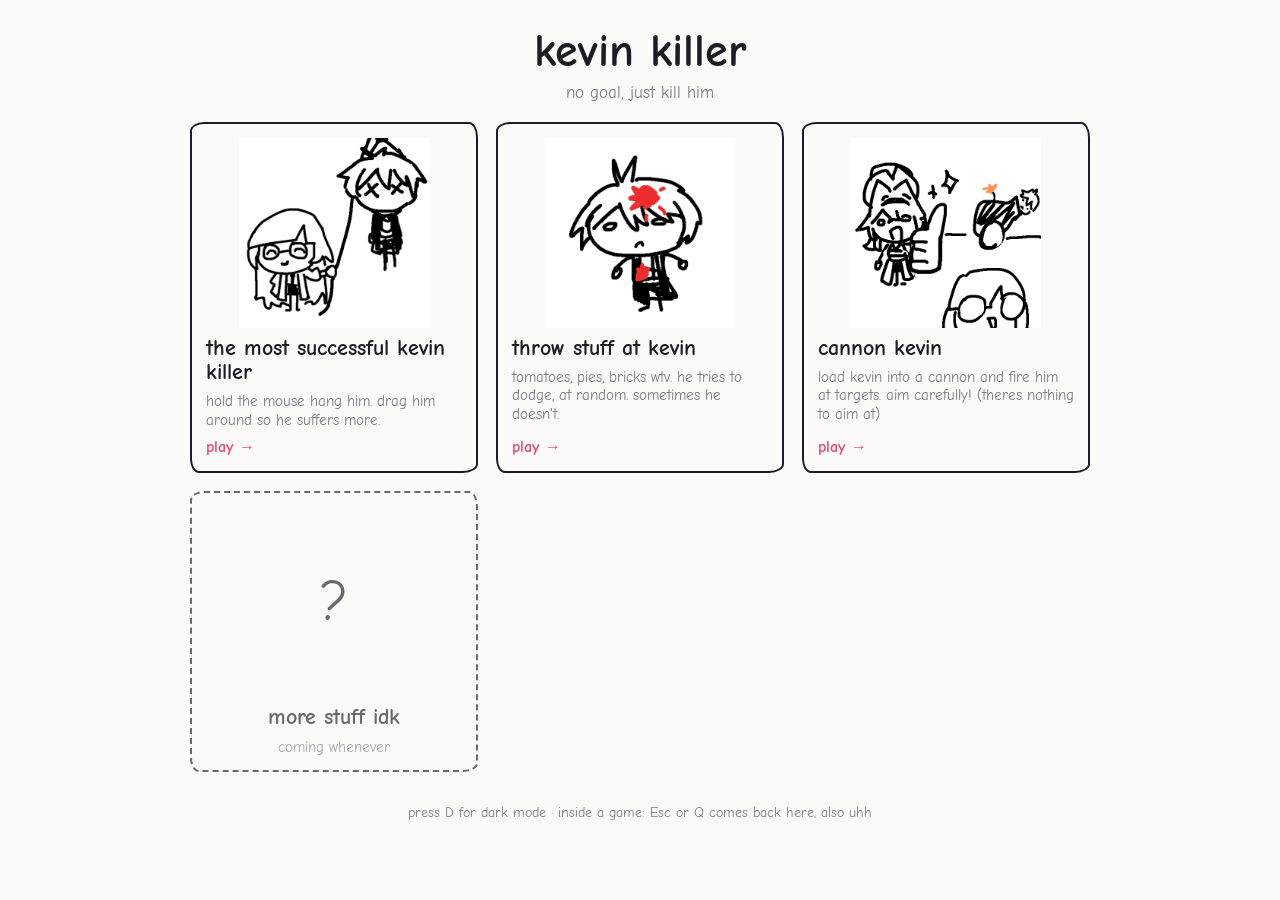
<file: index.html>
<!doctype html>
<html lang="en">
<head>
<meta charset="utf-8">
<title>kevin killer</title>
<link rel="icon" type="image/x-icon" href="icon.png">
<link rel="apple-touch-icon" href="icon.png">
<meta name="viewport" content="width=device-width, initial-scale=1">
<link rel="stylesheet" href="style.css">
<link rel="stylesheet" href="home.css">
</head>
<body>
<div class="home">
  <header>
    <h1>kevin killer</h1>
    <p class="sub" id="tag">pick a way to bully kevin</p>
  </header>
  <main class="cards">
    <a class="card" href="hang/killer.html">
      <div class="thumb"><img src="suciide.PNG" alt="Kevin dangling from a rope"></div>
      <h2>the most successful kevin killer</h2>
      <p>hold the mouse hang him. drag him around so he suffers more.</p>
      <span class="go">play &rarr;</span>
    </a>
    <a class="card" href="throw/tomato.html">
      <div class="thumb"><img src="tomato lol.PNG" alt="Kevin with a tomato"></div>
      <h2>throw stuff at kevin</h2>
      <p>tomatoes, pies, bricks wtv. he tries to dodge, at random. sometimes he doesn't.</p>
      <span class="go">play &rarr;</span>
    </a>
    <a class="card" href="cannon/cannon.html">
      <div class="thumb"><img src="collab.PNG" alt="Kevin with a cannon"></div>
      <h2>cannon kevin</h2>
      <p>load kevin into a cannon and fire him at targets. aim carefully! (theres nothing to aim at)</p>
      <span class="go">play &rarr;</span>
    </a>
    <div class="card soon">
      <div class="thumb">?</div>
      <h2>more stuff idk</h2>
      <p>coming whenever</p>
    </div>
  </main>
  <p class="foot">press D for dark mode &middot; inside a game: Esc or Q comes back here, also uhh </p>
</div>
<script src="home.js"></script>
</body>
</html>
</file>
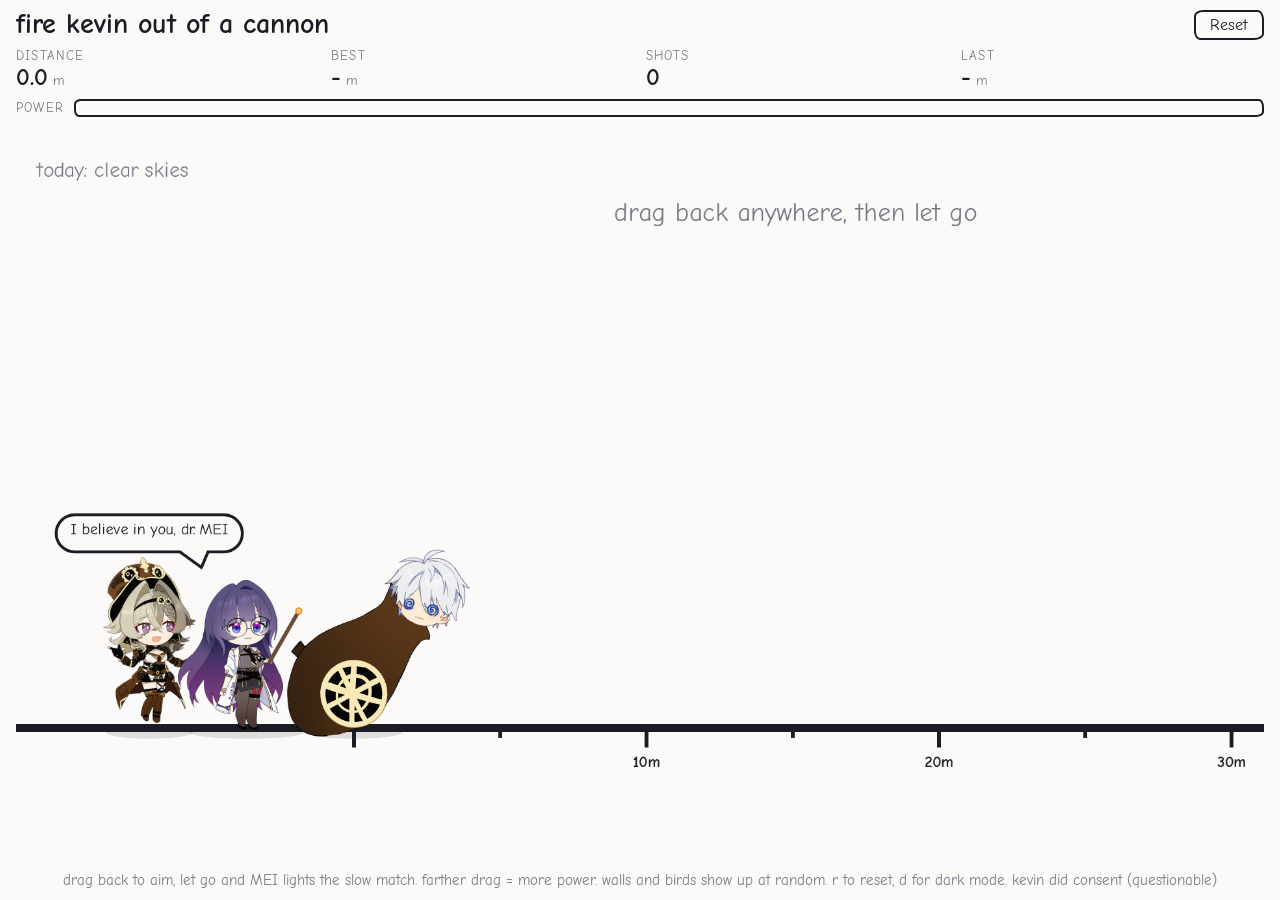
<file: cannon/cannon.html>
<!doctype html>
<html lang="en">
<head>
<meta charset="utf-8">
<meta name="viewport" content="width=device-width, initial-scale=1, viewport-fit=cover">
<title>fire kevin out of a cannon</title>
<link rel="stylesheet" href="cannon.css">
</head>
<body>
<header class="top"><h1>fire kevin out of a cannon</h1><div class="btns"><button id="again" type="button" title="reset (R)">Reset</button></div></header>
<section class="hud">
<div class="stat"><span>distance</span><b><span id="vD">0.0</span><small> m</small></b></div>
<div class="stat"><span>best</span><b><span id="vB">-</span><small> m</small></b></div>
<div class="stat"><span>shots</span><b id="vS">0</b></div>
<div class="stat"><span>last</span><b><span id="vL">-</span><small> m</small></b></div>
</section>
<div class="bar"><label for="pwT">power</label><div class="track" id="pwT"><div class="fill" id="pw"></div></div></div>
<main class="stage"><canvas id="c" width="960" height="540" role="img" aria-label="Mei lights the slow match and fires Kevin out of a cannon; drag back to aim and let go to fire"></canvas></main>
<p class="hint">drag back to aim, let go and MEI lights the slow match. farther drag = more power. walls and birds show up at random. r to reset, d for dark mode. kevin did consent (questionable)</p>
<script src="sfx.js"></script>
<script src="cannon.js"></script>
</body>
</html>
</file>
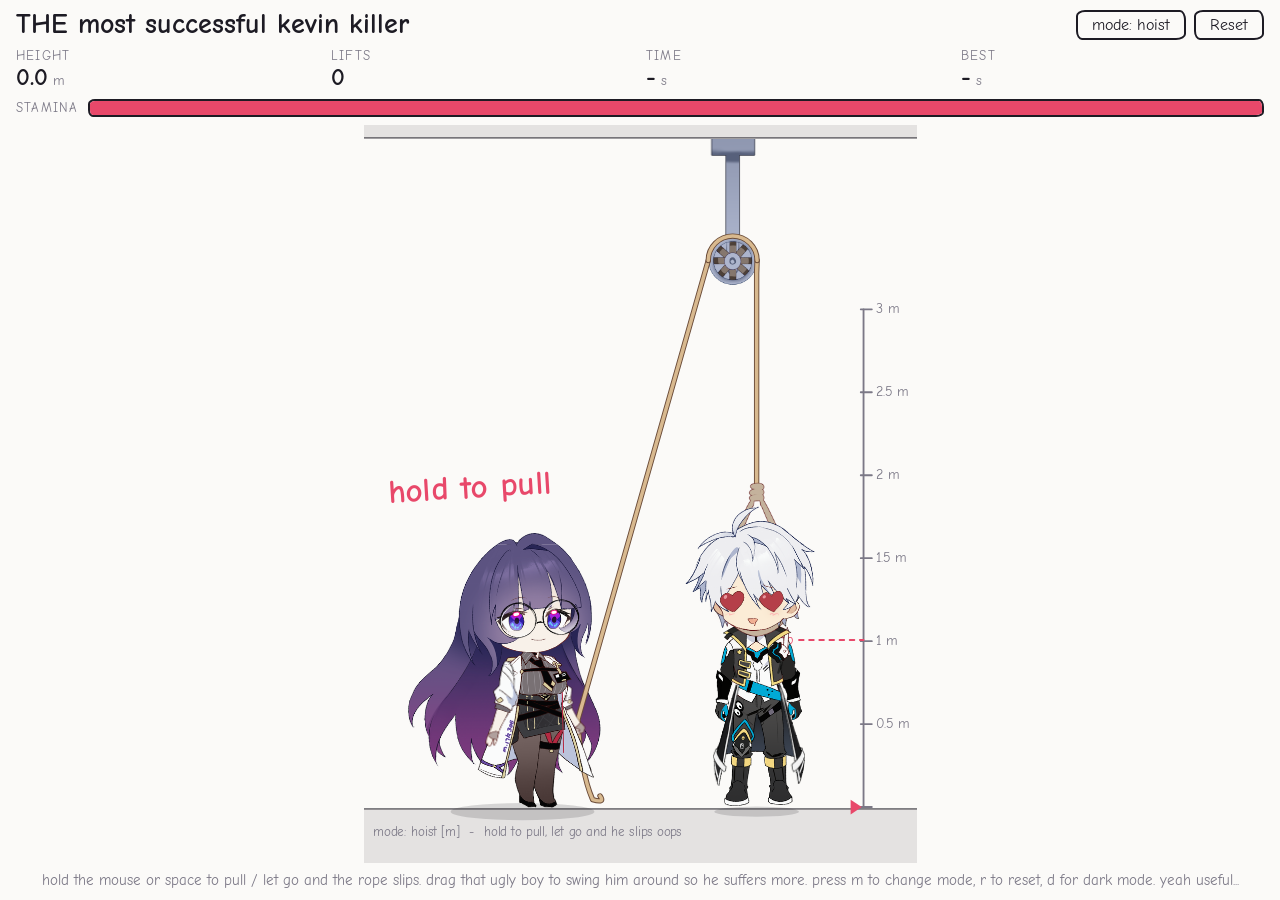
<file: hang/killer.html>
<!doctype html>
<html lang="en">
<head>
<meta charset="utf-8">
<title>most successful kevin killer</title>
<meta name="viewport" content="width=device-width, initial-scale=1">
<link rel="stylesheet" href="style.css">

</head>
<body>
<header class="top">
  <h1>THE most successful kevin killer</h1>
  <div class="btns">
    <button id="mode" type="button" title="switch mode (M)">mode: hoist</button>
    <button id="reset" type="button" title="reset (R)">Reset</button>
  </div>
</header>
<section class="hud">
  <div class="stat"><span>height</span><b><span id="vH">0.0</span><small> m</small></b></div>
  <div class="stat"><span>lifts</span><b id="vL">0</b></div>
  <div class="stat"><span>time</span><b><span id="vT">-</span><small> s</small></b></div>
  <div class="stat"><span>best</span><b><span id="vB">-</span><small> s</small></b></div>
</section>
<div class="bar"><label for="stamTrack">stamina</label><div class="track" id="stamTrack"><div class="fill" id="stam"></div></div></div>
<main class="stage">
  <canvas id="c" width="600" height="800" role="img" aria-label="A girl hauls a boy up on a rope through a ceiling pulley while you hold down the mouse button"></canvas>
</main>
<p class="hint">hold the mouse or space to pull / let go and the rope slips. drag that ugly boy to swing him around so he suffers more. press m to change mode, r to reset, d for dark mode. yeah useful...</p>
<script src="killer.js"></script>
</body>
</html>
</file>
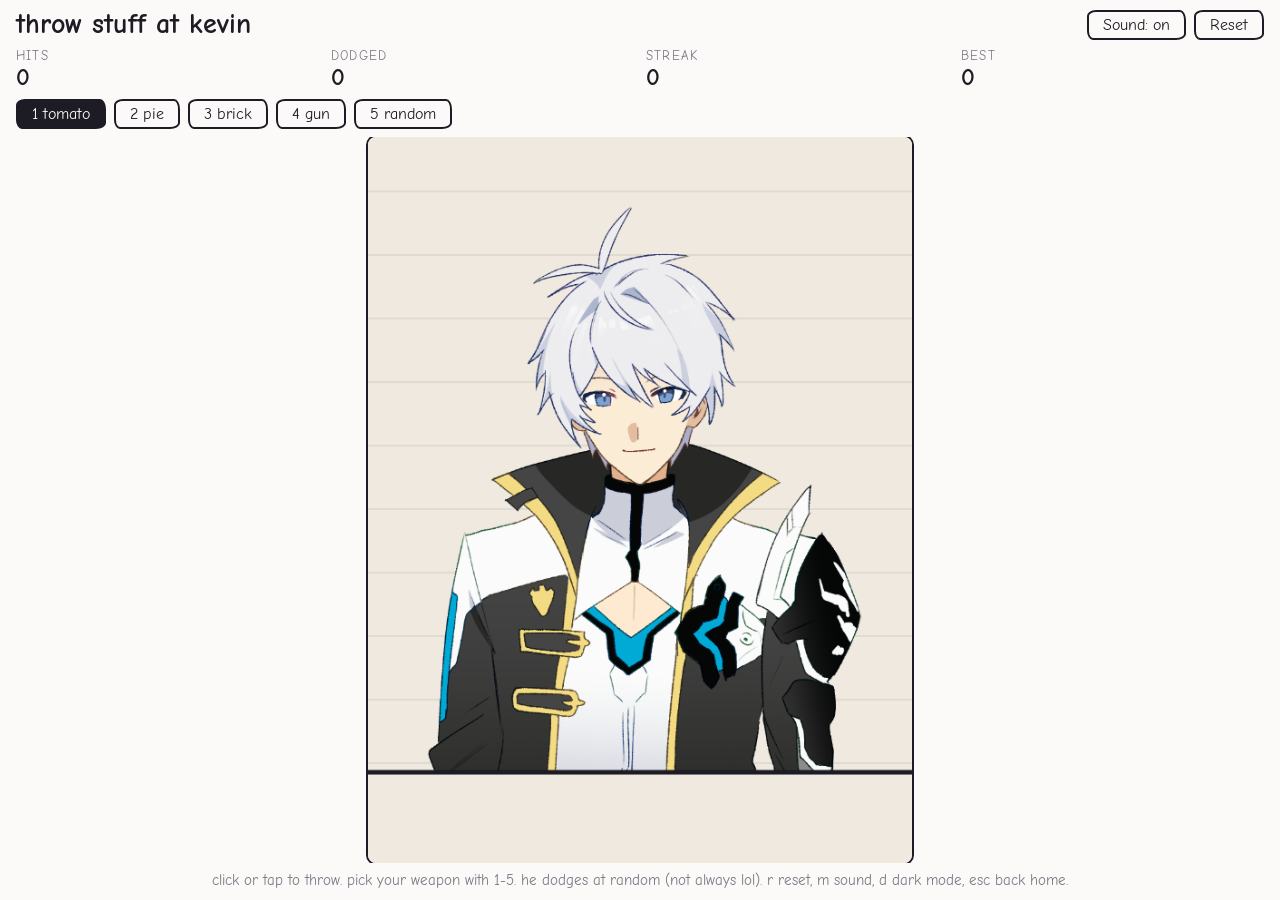
<file: throw/tomato.html>
<!doctype html>
<html lang="en">
<head>
<meta charset="utf-8">
<title>throw stuff at kevin</title>
<meta name="viewport" content="width=device-width, initial-scale=1">
<link rel="stylesheet" href="style.css">
<link rel="stylesheet" href="tomato.css">
</head>
<body>
<header class="top">
  <h1>throw stuff at kevin</h1>
  <div class="btns">
    <button id="sn" type="button" title="sound (M)">Sound: on</button>
    <button id="rs" type="button" title="reset (R)">Reset</button>
  </div>
</header>
<section class="hud">
  <div class="stat"><span>hits</span><b id="h">0</b></div>
  <div class="stat"><span>dodged</span><b id="d">0</b></div>
  <div class="stat"><span>streak</span><b id="s">0</b></div>
  <div class="stat"><span>best</span><b id="b">0</b></div>
</section>
<div class="picker" id="pk" role="group" aria-label="what to throw">
  <button type="button" data-w="tomato">1 tomato</button>
  <button type="button" data-w="pie">2 pie</button>
  <button type="button" data-w="brick">3 brick</button>
  <button type="button" data-w="random">4 random</button>
</div>
<main class="stage">
  <canvas id="c" width="600" height="800" role="img" aria-label="kevin behind a ledge dodging tomatoes you throw at him"></canvas>
</main>
<p class="hint">click or tap to throw. pick your weapon with 1-4. he dodges at random (not always lol). r reset, m sound, d dark mode, esc back home.</p>
<script src="sfx.js"></script>
<script src="tomato.js"></script>
</body>
</html>
</file>
<file: style.css>
@font-face{font-family:'Comic Neue';font-weight:400;font-style:normal;font-display:swap;src:url('fonts/comic-neue-latin-400-normal.woff2') format('woff2')}
@font-face{font-family:'Comic Neue';font-weight:700;font-style:normal;font-display:swap;src:url('fonts/comic-neue-latin-700-normal.woff2') format('woff2')}
:root {
  --paper: #fbfaf8;
  --ink: #1d1b24;
  --muted: #7b7886;
  --accent: #e8486a;
  color-scheme: light;
  --display: 'Comic Sans MS','Comic Sans','Comic Neue','Chalkboard SE',sans-serif;
  --body: 'Comic Sans MS','Comic Sans','Comic Neue','Chalkboard SE',sans-serif;
}
@media (prefers-color-scheme: dark) {
  :root:not([data-theme="light"]) {
    --paper: #1a1c23;
    --ink: #f1eee6;
    --muted: #a09da9;
    --accent: #ff8aa2;
    color-scheme: dark;
  }
}
:root[data-theme="dark"] {
  --paper: #1a1c23;
  --ink: #f1eee6;
  --muted: #a09da9;
  --accent: #ff8aa2;
  color-scheme: dark;
}
html, body { height: 100%; margin: 0; }
body {
  box-sizing: border-box;
  background: var(--paper);
  color: var(--ink);
  font: 16px/1.25 var(--body);
  padding-block: 10px;
  padding-left: max(16px, env(safe-area-inset-left, 0px));
  padding-right: max(16px, env(safe-area-inset-right, 0px));
  display: flex;
  flex-direction: column;
  gap: 8px;
}
.top { display: flex; align-items: center; justify-content: space-between; gap: 12px; }
.btns { display: flex; gap: 8px; flex-shrink: 0; }
h1 { margin: 0; font: 700 clamp(18px, 4.6vw, 28px)/1.05 var(--display); min-width: 0; }
button {
  font: inherit; color: var(--ink); background: var(--paper);
  border: 2.5px solid var(--ink); border-radius: 9px 6px 10px 6px / 6px 10px 6px 9px;
  padding: 3px 14px; cursor: pointer;
}
button:hover { background: var(--ink); color: var(--paper); }
button:focus-visible { outline: 3px solid var(--accent); outline-offset: 2px; }
.hud { display: grid; grid-template-columns: repeat(4, minmax(0, 1fr)); gap: 6px 12px; }
.stat { display: flex; flex-direction: column; min-width: 0; }
.stat > span { font-size: 13px; letter-spacing: .09em; text-transform: uppercase; color: var(--muted); }
.stat > b { font: 700 24px/1.1 var(--display); font-variant-numeric: tabular-nums; white-space: nowrap; }
.stat small { font: 14px var(--body); color: var(--muted); }
.bar { display: flex; align-items: center; gap: 10px; }
.bar label { font-size: 13px; letter-spacing: .09em; text-transform: uppercase; color: var(--muted); }
.track {
  flex: 1; height: 14px; overflow: hidden; background: var(--paper);
  border: 2.5px solid var(--ink); border-radius: 7px 5px 8px 5px / 5px 8px 5px 7px;
}
.fill { height: 100%; background: var(--accent); transform-origin: left center; }
.stage { flex: 1; min-height: 0; overflow: hidden; display: flex; align-items: center; justify-content: center; }
canvas { display: block; touch-action: none; user-select: none; -webkit-user-select: none; -webkit-tap-highlight-color: transparent; cursor: pointer; }
.hint { margin: 0; font-size: 15px; color: var(--muted); text-align: center; text-wrap: balance; }

a.btn {
  font: inherit; color: var(--ink); background: var(--paper); text-decoration: none;
  border: 2.5px solid var(--ink); border-radius: 9px 6px 10px 6px / 6px 10px 6px 9px;
  padding: 3px 14px; display: inline-flex; align-items: center;
}
a.btn:hover { background: var(--ink); color: var(--paper); }
a.btn:focus-visible { outline: 3px solid var(--accent); outline-offset: 2px; }
</file>
<file: home.css>
body { align-items: center; overflow-y: auto; height: auto; min-height: 100%; gap: 18px; padding-top: 28px; }
.home { width: min(100%, 900px); display: flex; flex-direction: column; gap: 18px; }
.home header { text-align: center; }
.home h1 { font-size: clamp(26px, 7vw, 46px); }
.home .sub { margin: 6px 0 0; color: var(--muted); font-size: 17px; }
.cards { display: grid; grid-template-columns: repeat(auto-fit, minmax(240px, 1fr)); gap: 18px; }
.card {
  display: flex; flex-direction: column; gap: 8px; padding: 14px;
  color: var(--ink); text-decoration: none; background: var(--paper);
  border: 2.5px solid var(--ink); border-radius: 14px 9px 15px 9px / 9px 15px 9px 14px;
  transition: transform .12s, box-shadow .12s;
}
a.card:hover, a.card:focus-visible { transform: translate(-3px, -3px) rotate(-.4deg); box-shadow: 5px 5px 0 var(--accent); outline: none; }
.card .thumb { height: 190px; display: flex; align-items: center; justify-content: center; }
.card .thumb img { max-width: 100%; max-height: 100%; object-fit: contain; }
.card h2 { margin: 0; font: 700 22px/1.1 var(--display); }
.card p { margin: 0; color: var(--muted); font-size: 15px; flex: 1; }
.card .go { font-weight: 700; color: var(--accent); }
.card.soon { border-style: dashed; opacity: .65; justify-content: center; text-align: center; }
.card.soon .thumb { font-size: 56px; }
.foot { text-align: center; color: var(--muted); font-size: 14px; }
.foot a { color: inherit; }
</file>
<file: cannon/cannon.css>
@font-face{font-family:'Comic Neue';font-weight:400;font-style:normal;font-display:swap;src:url('../fonts/comic-neue-latin-400-normal.woff2') format('woff2')}
@font-face{font-family:'Comic Neue';font-weight:700;font-style:normal;font-display:swap;src:url('../fonts/comic-neue-latin-700-normal.woff2') format('woff2')}
:root{--paper:#fbfaf8;--ink:#1d1b24;--muted:#7b7886;--accent:#e8486a;color-scheme:light;--display:'Comic Sans MS','Comic Sans','Comic Neue','Chalkboard SE',sans-serif;--body:'Comic Sans MS','Comic Sans','Comic Neue','Chalkboard SE',sans-serif;box-sizing:border-box;padding-top:env(safe-area-inset-top,0px);padding-bottom:env(safe-area-inset-bottom,0px)}
@media (prefers-color-scheme:dark){:root:not([data-theme="light"]){--paper:#1a1c23;--ink:#f1eee6;--muted:#a09da9;--accent:#ff8aa2;color-scheme:dark}}
:root[data-theme="dark"]{--paper:#1a1c23;--ink:#f1eee6;--muted:#a09da9;--accent:#ff8aa2;color-scheme:dark}
html{scroll-padding-top:env(safe-area-inset-top,0px)}
html,body{min-height:100%;margin:0}
body{box-sizing:border-box;background:var(--paper);color:var(--ink);font:16px/1.25 var(--body);padding-block:10px;padding-left:max(16px,env(safe-area-inset-left,0px));padding-right:max(16px,env(safe-area-inset-right,0px));display:flex;flex-direction:column;gap:8px;min-height:100vh}
.top{display:flex;align-items:center;justify-content:space-between;gap:12px}
.btns{display:flex;gap:8px;flex-shrink:0}
h1{margin:0;font:700 clamp(18px,4.6vw,28px)/1.05 var(--display);min-width:0}
button{font:inherit;color:var(--ink);background:var(--paper);border:2.5px solid var(--ink);border-radius:9px 6px 10px 6px/6px 10px 6px 9px;padding:3px 14px;cursor:pointer}
button:hover{background:var(--ink);color:var(--paper)}
button:focus-visible{outline:3px solid var(--accent);outline-offset:2px}
.hud{display:grid;grid-template-columns:repeat(4,minmax(0,1fr));gap:6px 12px}
.stat{display:flex;flex-direction:column;min-width:0}
.stat>span{font-size:13px;letter-spacing:.09em;text-transform:uppercase;color:var(--muted)}
.stat>b{font:700 24px/1.1 var(--display);font-variant-numeric:tabular-nums;white-space:nowrap}
.stat small{font:14px var(--body);color:var(--muted)}
.bar{display:flex;align-items:center;gap:10px}
.bar label{font-size:13px;letter-spacing:.09em;text-transform:uppercase;color:var(--muted)}
.track{flex:1;height:14px;overflow:hidden;background:var(--paper);border:2.5px solid var(--ink);border-radius:7px 5px 8px 5px/5px 8px 5px 7px}
.fill{height:100%;background:var(--accent);transform-origin:left center;transform:scaleX(0)}
.stage{flex:1;min-height:0;display:flex;align-items:center;justify-content:center}
canvas{display:block;width:min(100%,calc((100vh - 190px)*16/9));max-width:1800px;height:auto;aspect-ratio:16/9;touch-action:none;user-select:none;-webkit-user-select:none;-webkit-tap-highlight-color:transparent;cursor:crosshair}
.hint{margin:0;font-size:15px;color:var(--muted);text-align:center;text-wrap:balance}
</file>
<file: hang/style.css>
@font-face{font-family:'Comic Neue';font-weight:400;font-style:normal;font-display:swap;src:url('../fonts/comic-neue-latin-400-normal.woff2') format('woff2')}
@font-face{font-family:'Comic Neue';font-weight:700;font-style:normal;font-display:swap;src:url('../fonts/comic-neue-latin-700-normal.woff2') format('woff2')}
:root {
  --paper: #fbfaf8;
  --ink: #1d1b24;
  --muted: #7b7886;
  --accent: #e8486a;
  color-scheme: light;
  --display: 'Comic Sans MS','Comic Sans','Comic Neue','Chalkboard SE',sans-serif;
  --body: 'Comic Sans MS','Comic Sans','Comic Neue','Chalkboard SE',sans-serif;
}
@media (prefers-color-scheme: dark) {
  :root:not([data-theme="light"]) {
    --paper: #1a1c23;
    --ink: #f1eee6;
    --muted: #a09da9;
    --accent: #ff8aa2;
    color-scheme: dark;
  }
}
:root[data-theme="dark"] {
  --paper: #1a1c23;
  --ink: #f1eee6;
  --muted: #a09da9;
  --accent: #ff8aa2;
  color-scheme: dark;
}
html, body { height: 100%; margin: 0; }
body {
  box-sizing: border-box;
  background: var(--paper);
  color: var(--ink);
  font: 16px/1.25 var(--body);
  padding-block: 10px;
  padding-left: max(16px, env(safe-area-inset-left, 0px));
  padding-right: max(16px, env(safe-area-inset-right, 0px));
  display: flex;
  flex-direction: column;
  gap: 8px;
}
.top { display: flex; align-items: center; justify-content: space-between; gap: 12px; }
.btns { display: flex; gap: 8px; flex-shrink: 0; }
h1 { margin: 0; font: 700 clamp(18px, 4.6vw, 28px)/1.05 var(--display); min-width: 0; }
button {
  font: inherit; color: var(--ink); background: var(--paper);
  border: 2.5px solid var(--ink); border-radius: 9px 6px 10px 6px / 6px 10px 6px 9px;
  padding: 3px 14px; cursor: pointer;
}
button:hover { background: var(--ink); color: var(--paper); }
button:focus-visible { outline: 3px solid var(--accent); outline-offset: 2px; }
.hud { display: grid; grid-template-columns: repeat(4, minmax(0, 1fr)); gap: 6px 12px; }
.stat { display: flex; flex-direction: column; min-width: 0; }
.stat > span { font-size: 13px; letter-spacing: .09em; text-transform: uppercase; color: var(--muted); }
.stat > b { font: 700 24px/1.1 var(--display); font-variant-numeric: tabular-nums; white-space: nowrap; }
.stat small { font: 14px var(--body); color: var(--muted); }
.bar { display: flex; align-items: center; gap: 10px; }
.bar label { font-size: 13px; letter-spacing: .09em; text-transform: uppercase; color: var(--muted); }
.track {
  flex: 1; height: 14px; overflow: hidden; background: var(--paper);
  border: 2.5px solid var(--ink); border-radius: 7px 5px 8px 5px / 5px 8px 5px 7px;
}
.fill { height: 100%; background: var(--accent); transform-origin: left center; }
.stage { flex: 1; min-height: 0; overflow: hidden; display: flex; align-items: center; justify-content: center; }
canvas { display: block; touch-action: none; user-select: none; -webkit-user-select: none; -webkit-tap-highlight-color: transparent; cursor: pointer; }
.hint { margin: 0; font-size: 15px; color: var(--muted); text-align: center; text-wrap: balance; }

/* shared: link that looks like a button (home button on the game pages) */
a.btn {
  font: inherit; color: var(--ink); background: var(--paper); text-decoration: none;
  border: 2.5px solid var(--ink); border-radius: 9px 6px 10px 6px / 6px 10px 6px 9px;
  padding: 3px 14px; display: inline-flex; align-items: center;
}
a.btn:hover { background: var(--ink); color: var(--paper); }
a.btn:focus-visible { outline: 3px solid var(--accent); outline-offset: 2px; }
</file>
<file: throw/style.css>
@font-face{font-family:'Comic Neue';font-weight:400;font-style:normal;font-display:swap;src:url('../fonts/comic-neue-latin-400-normal.woff2') format('woff2')}
@font-face{font-family:'Comic Neue';font-weight:700;font-style:normal;font-display:swap;src:url('../fonts/comic-neue-latin-700-normal.woff2') format('woff2')}
:root {
  --paper: #fbfaf8;
  --ink: #1d1b24;
  --muted: #7b7886;
  --accent: #e8486a;
  color-scheme: light;
  --display: 'Comic Sans MS','Comic Sans','Comic Neue','Chalkboard SE',sans-serif;
  --body: 'Comic Sans MS','Comic Sans','Comic Neue','Chalkboard SE',sans-serif;
}
@media (prefers-color-scheme: dark) {
  :root:not([data-theme="light"]) {
    --paper: #1a1c23;
    --ink: #f1eee6;
    --muted: #a09da9;
    --accent: #ff8aa2;
    color-scheme: dark;
  }
}
:root[data-theme="dark"] {
  --paper: #1a1c23;
  --ink: #f1eee6;
  --muted: #a09da9;
  --accent: #ff8aa2;
  color-scheme: dark;
}
html, body { height: 100%; margin: 0; }
body {
  box-sizing: border-box;
  background: var(--paper);
  color: var(--ink);
  font: 16px/1.25 var(--body);
  padding-block: 10px;
  padding-left: max(16px, env(safe-area-inset-left, 0px));
  padding-right: max(16px, env(safe-area-inset-right, 0px));
  display: flex;
  flex-direction: column;
  gap: 8px;
}
.top { display: flex; align-items: center; justify-content: space-between; gap: 12px; }
.btns { display: flex; gap: 8px; flex-shrink: 0; }
h1 { margin: 0; font: 700 clamp(18px, 4.6vw, 28px)/1.05 var(--display); min-width: 0; }
button {
  font: inherit; color: var(--ink); background: var(--paper);
  border: 2.5px solid var(--ink); border-radius: 9px 6px 10px 6px / 6px 10px 6px 9px;
  padding: 3px 14px; cursor: pointer;
}
button:hover { background: var(--ink); color: var(--paper); }
button:focus-visible { outline: 3px solid var(--accent); outline-offset: 2px; }
.hud { display: grid; grid-template-columns: repeat(4, minmax(0, 1fr)); gap: 6px 12px; }
.stat { display: flex; flex-direction: column; min-width: 0; }
.stat > span { font-size: 13px; letter-spacing: .09em; text-transform: uppercase; color: var(--muted); }
.stat > b { font: 700 24px/1.1 var(--display); font-variant-numeric: tabular-nums; white-space: nowrap; }
.stat small { font: 14px var(--body); color: var(--muted); }
.bar { display: flex; align-items: center; gap: 10px; }
.bar label { font-size: 13px; letter-spacing: .09em; text-transform: uppercase; color: var(--muted); }
.track {
  flex: 1; height: 14px; overflow: hidden; background: var(--paper);
  border: 2.5px solid var(--ink); border-radius: 7px 5px 8px 5px / 5px 8px 5px 7px;
}
.fill { height: 100%; background: var(--accent); transform-origin: left center; }
.stage { flex: 1; min-height: 0; overflow: hidden; display: flex; align-items: center; justify-content: center; }
canvas { display: block; touch-action: none; user-select: none; -webkit-user-select: none; -webkit-tap-highlight-color: transparent; cursor: pointer; }
.hint { margin: 0; font-size: 15px; color: var(--muted); text-align: center; text-wrap: balance; }

a.btn {
  font: inherit; color: var(--ink); background: var(--paper); text-decoration: none;
  border: 2.5px solid var(--ink); border-radius: 9px 6px 10px 6px / 6px 10px 6px 9px;
  padding: 3px 14px; display: inline-flex; align-items: center;
}
a.btn:hover { background: var(--ink); color: var(--paper); }
a.btn:focus-visible { outline: 3px solid var(--accent); outline-offset: 2px; }
</file>
<file: throw/tomato.css>
:root { --wall: #efe9df; }
@media (prefers-color-scheme: dark) { :root:not([data-theme="light"]) { --wall: #262932; } }
:root[data-theme="dark"] { --wall: #262932; }
.stage canvas {
  cursor: crosshair;
  max-width: 100%; max-height: 100%;
  border: 2.5px solid var(--ink); border-radius: 10px;
}

.picker { display: flex; flex-wrap: wrap; gap: 8px; }
.picker button.on { background: var(--ink); color: var(--paper); }
</file>
